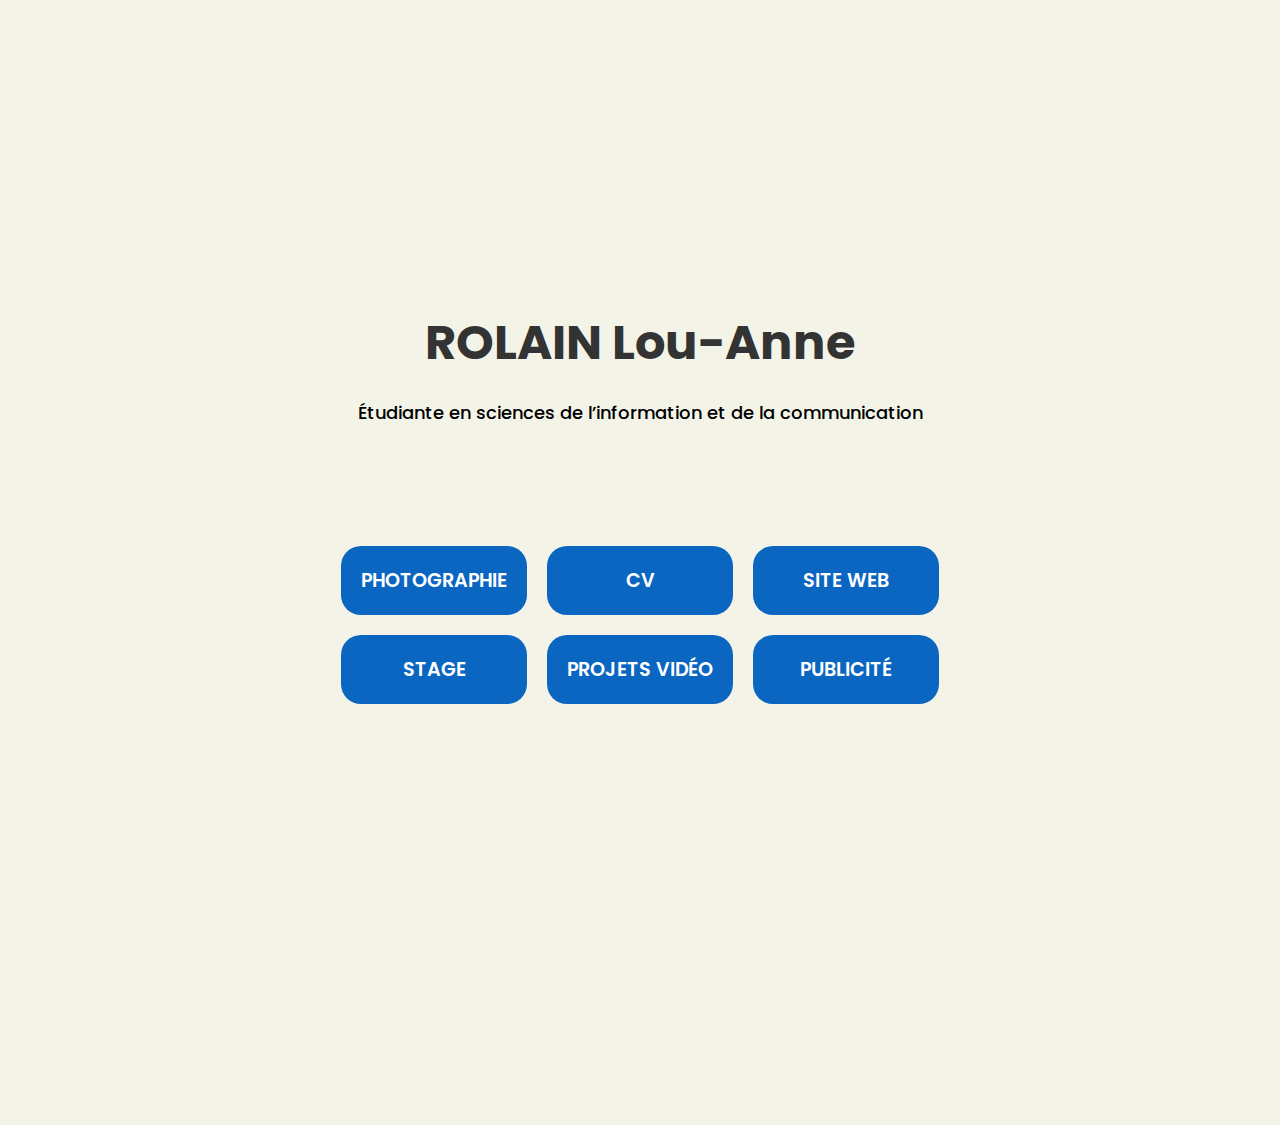
<file: index.html>
<!DOCTYPE html>
<html lang="fr">
<head>
    <meta charset="UTF-8">
    <meta name="viewport" content="width=device-width, initial-scale=1.0">
    <title>Compétences - Lou-Anne ROLAIN</title>
    <link rel="stylesheet" href="Stylep.css">
    <link href="https://fonts.googleapis.com/css2?family=Poppins:wght@300;400;700&display=swap" rel="stylesheet">
</head>
<body>
    <div class="container">
        <!-- Contenu principal -->
        <div class="content">
            <h1>ROLAIN Lou-Anne</h1>
            <p class="subtitle">Étudiante en sciences de l’information et de la communication</p>
        </div>

        <!-- Carrés verts des compétences -->
        <div class="skills-grid">
            <div class="skill"><a href="photographie.html">PHOTOGRAPHIE</a></div>
            <div class="skill"><a href="cv.html">CV</a></div>
            <div class="skill"><a href="siteweb.html">SITE WEB</a></div>
            <div class="skill"><a href="stage.html">STAGE</a></div>
            <div class="skill"><a href="projetsvideos.html">PROJETS VIDÉO</a></div>
            <div class="skill"><a href="publicite2.html">PUBLICITÉ</a></div>
        </div>
    </div>
</body>
</html>
</file>
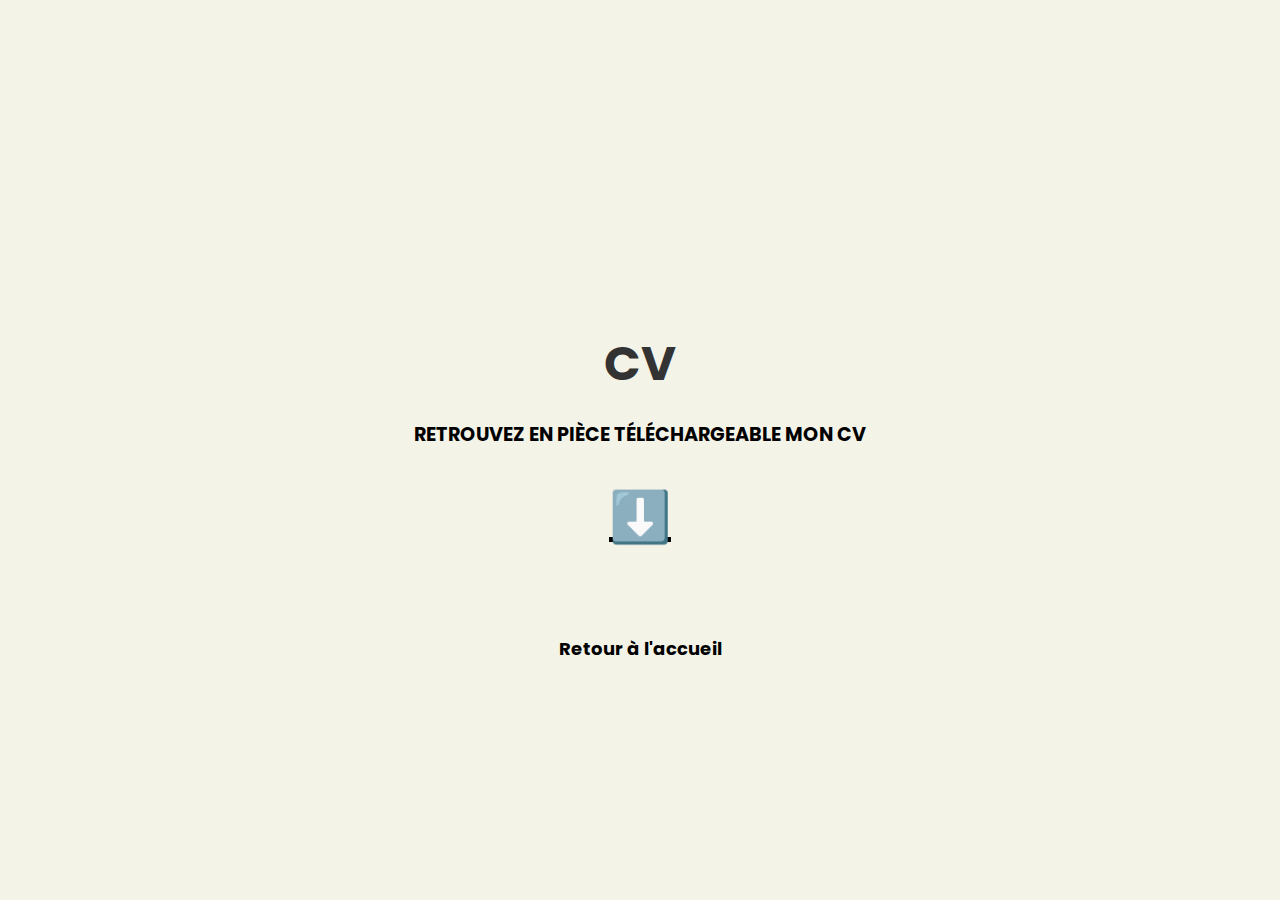
<file: cv.html>
<!DOCTYPE html>
<html lang="fr">
<head>
    <meta charset="UTF-8">
    <meta name="viewport" content="width=device-width, initial-scale=1.0">
    <title>Stage - Lou-Anne ROLAIN</title>
    <link href="https://fonts.googleapis.com/css2?family=Poppins:wght@300;400;700&display=swap" rel="stylesheet">
    <link rel="stylesheet" href="Stylep.css"> 
</head>
<body>
    <h1>CV</h1>
    <p>RETROUVEZ EN PIÈCE TÉLÉCHARGEABLE MON CV</p>
    
    <a href="ROLAIN Lou-Anne .pdf" download>
        <div class="download-icon">⬇️</div>
    </a>
    <nav class="navigation">
        <a href="index.html">Retour à l'accueil</a>
    </nav>
</body>
</html>
</file>
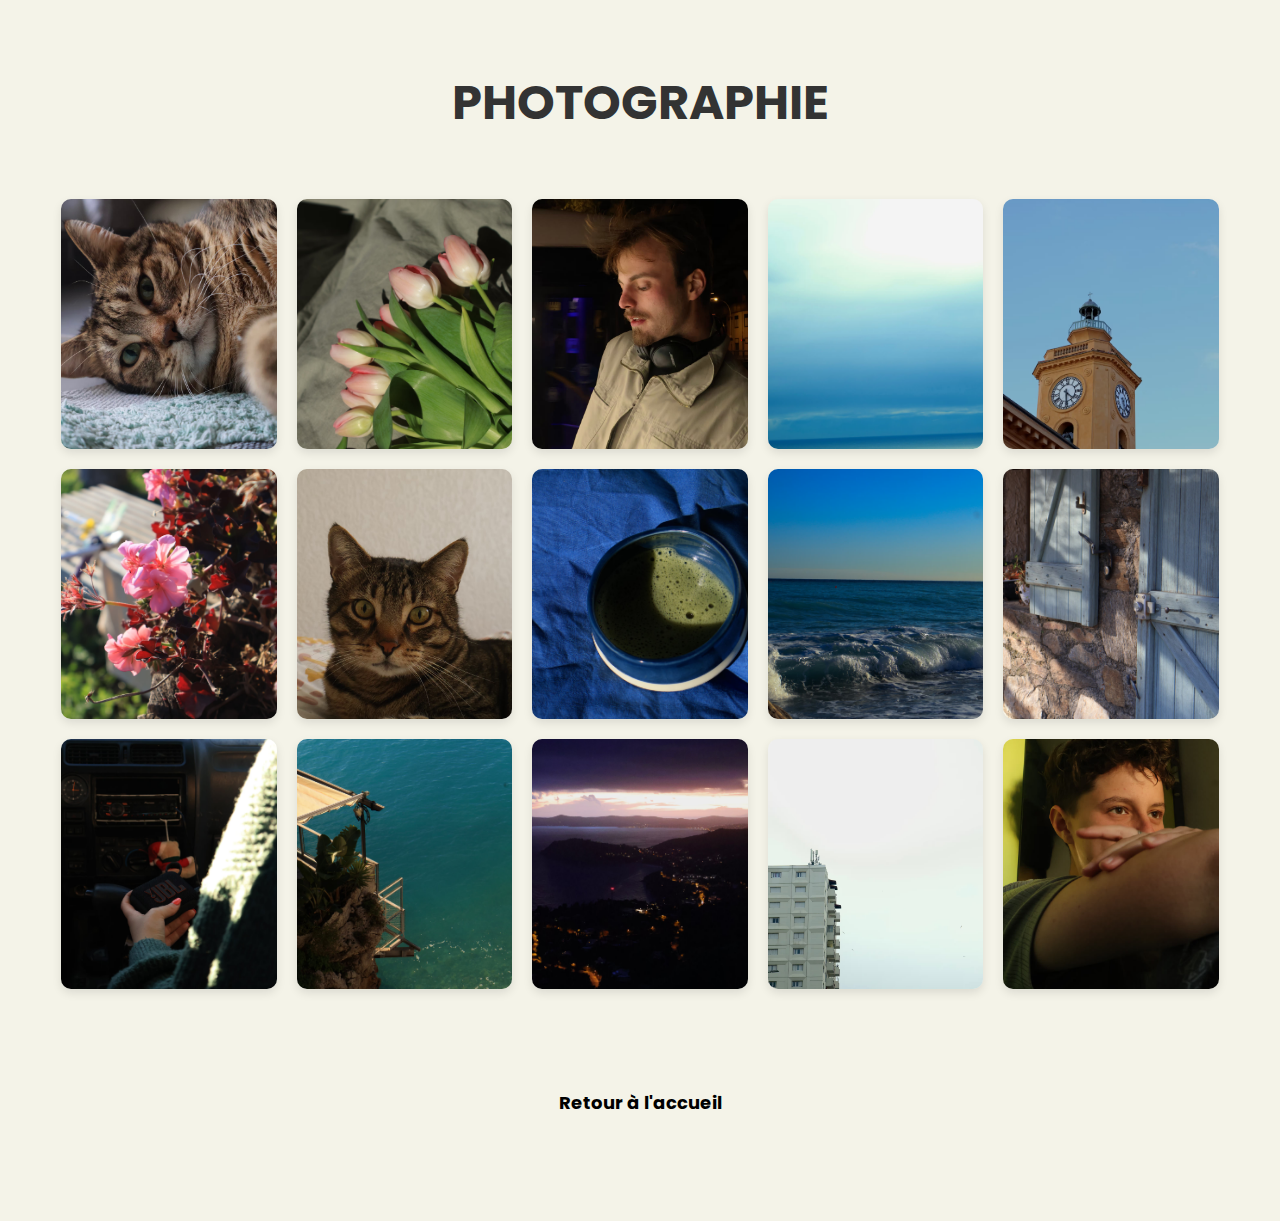
<file: photographie.html>
<!DOCTYPE html>
<html lang="fr">
<head>
    <meta charset="UTF-8">
    <meta name="viewport" content="width=device-width, initial-scale=1.0">
    <title>Photographie - Lou-Anne ROLAIN</title>
    <link rel="stylesheet" href="Stylep.css">
    <link href="https://fonts.googleapis.com/css2?family=Poppins:wght@300;400;700&display=swap" rel="stylesheet">
</head>
<body>
    <h1>PHOTOGRAPHIE</h1>
    <div class="container">
        <h1>PHOTOGRAPHIE</h1>
        <div class="section">
            <div class="image-gallery">
                <img src="photos2/bouba.avif" alt="Chat">
                <img src="photos2/tulipes.avif" alt="tulipes">
                <img src="photos2/matthias.avif" alt="Portrait">
                <img src="photos2/mer.avif" alt="Ciel bleu">
                <img src="photos2/horloge.avif" alt="horloge">
                <img src="photos2/feursmole.avif" alt="fleurs roses">
                <img src="photos2/youyou.avif" alt="Chat">
                <img src="photos2/matcha.avif" alt="thé matcha dans un bol bleu">
                <img src="photos2/rouleau.avif" alt="rouleau de vagues">
                <img src="photos2/volet.avif" alt="volet bleu">
                <img src="photos2/jbl.avif" alt="enceinte jbl">
                <img src="photos2/merbelu.avif" alt="mer bleue">
                <img src="photos2/cava.avif" alt="côte de nuit">
                <img src="photos2/build.avif" alt="immeuble blanc">
                <img src="photos2/lu2.avif" alt="homme regardant au loin">
            </div>
        </div>

        <nav class="navigation">
            <a href="index.html">Retour à l'accueil</a>
        </nav>
    </div>
</body>
</html>
</file>
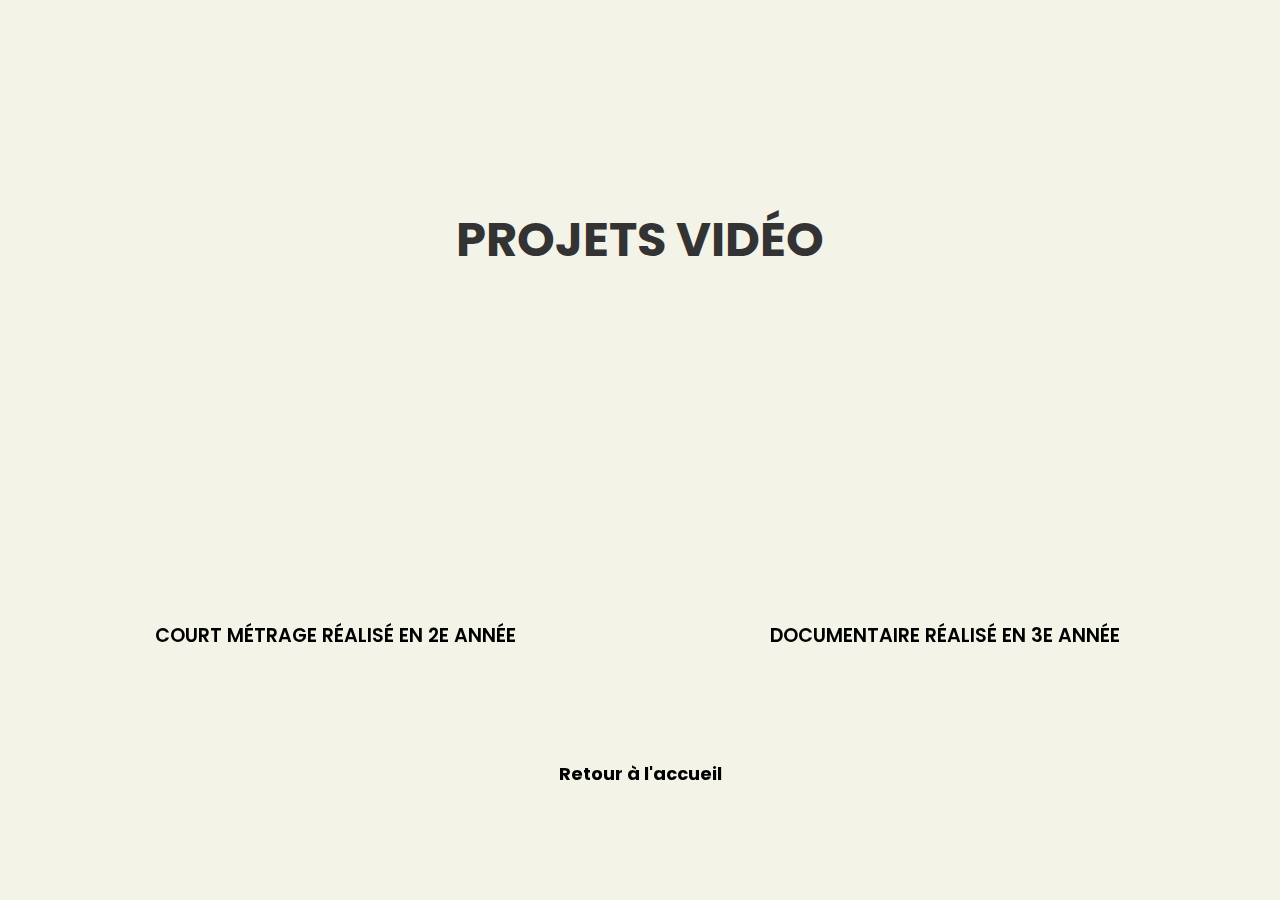
<file: projetsvideos.html>
<!DOCTYPE html>
<html lang="fr">
<head>
    <meta charset="UTF-8">
    <meta name="viewport" content="width=device-width, initial-scale=1.0">
    <title>Projets Vidéo - Lou-Anne ROLAIN</title>
    <link href="https://fonts.googleapis.com/css2?family=Poppins:wght@300;400;700&display=swap" rel="stylesheet">
    <link rel="stylesheet" href="Stylep.css">
</head>
<body>

    <h1>PROJETS VIDÉO</h1>

    <div class="video-container">
        <div class="video">
            <iframe width="560" height="315" src="https://www.youtube.com/embed/TjLI0UukORU?si=m2yfCS4OBK9y-H5T" title="YouTube video player" frameborder="0" allow="accelerometer; autoplay; clipboard-write; encrypted-media; gyroscope; picture-in-picture; web-share" referrerpolicy="strict-origin-when-cross-origin" allowfullscreen></iframe>
            <p>COURT MÉTRAGE RÉALISÉ EN 2E ANNÉE</p>
        </div>
        <div class="video">
            <iframe width="560" height="315" src="https://www.youtube.com/embed/lzXnjrR3ru4?si=23a4mQsKcHyv5SIc" title="YouTube video player" frameborder="0" allow="accelerometer; autoplay; clipboard-write; encrypted-media; gyroscope; picture-in-picture; web-share" referrerpolicy="strict-origin-when-cross-origin" allowfullscreen></iframe>
            <p>DOCUMENTAIRE RÉALISÉ EN 3E ANNÉE</p>
        </div>
    </div>
    <nav class="navigation">
        <a href="index.html">Retour à l'accueil</a>
    </nav>
</body>
</html>
</file>
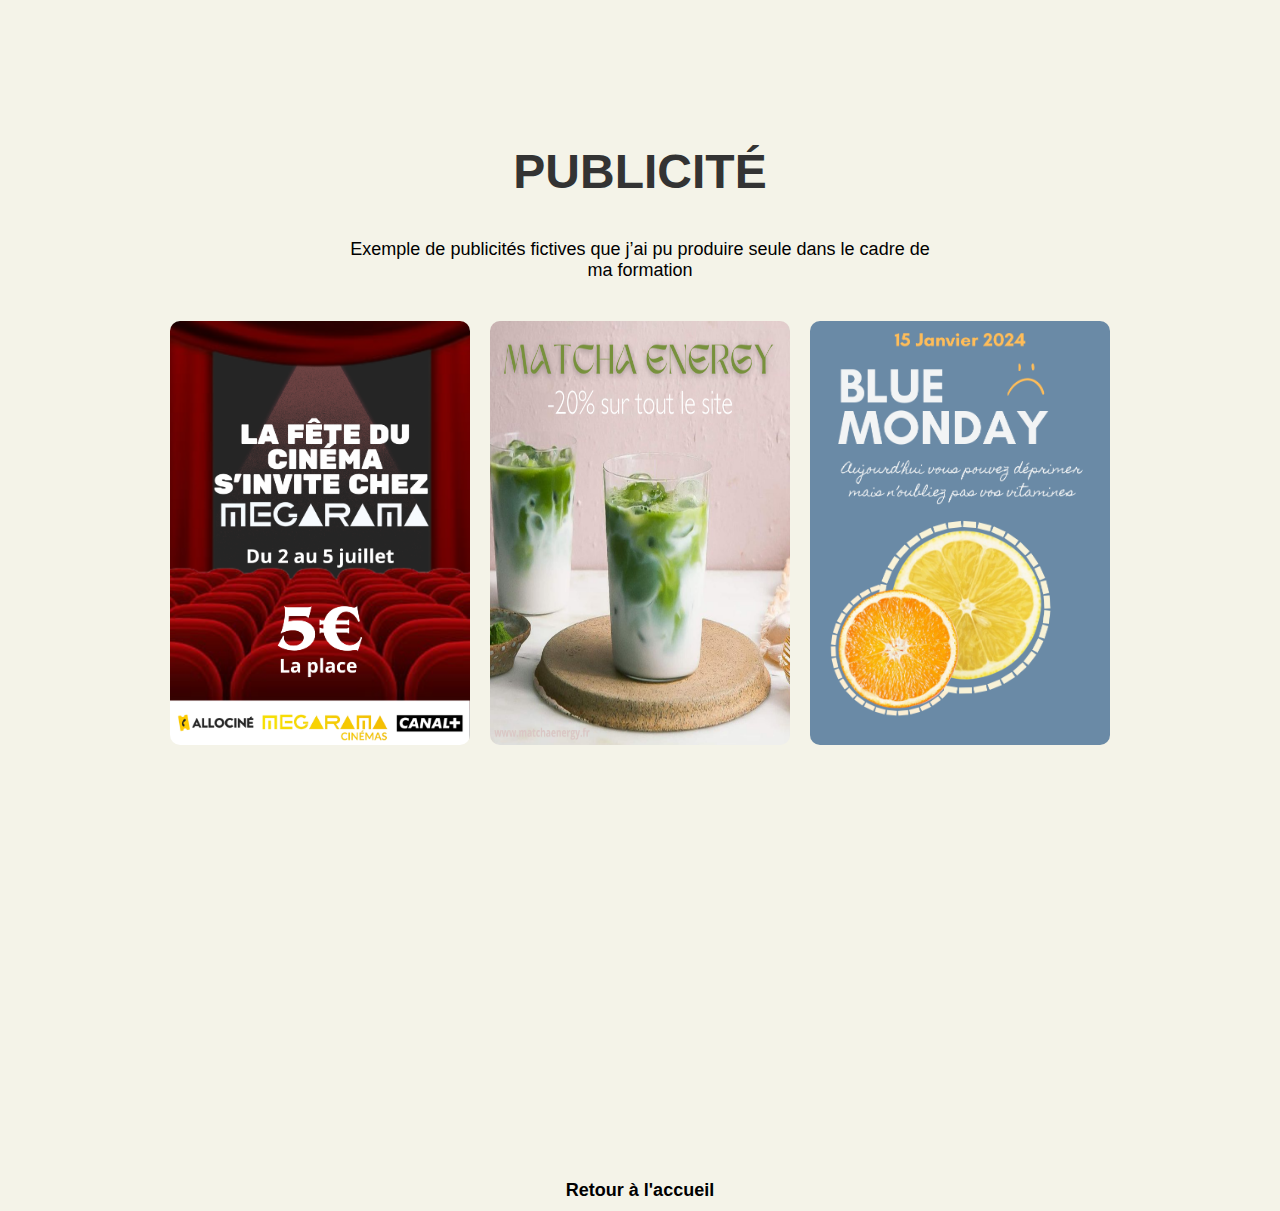
<file: publicite2.html>
<!DOCTYPE html>
<html lang="fr">
<head>
    <meta charset="UTF-8">
    <meta name="viewport" content="width=device-width, initial-scale=1.0">
    <title>Publicité - Portfolio</title>
    <link rel="stylesheet" href="Stylep.css">
</head>
<body>
    

    <div class="container">
        <h1>PUBLICITÉ</h1>
        <p class="subtitle">Exemple de publicités fictives que j’ai pu produire seule dans le cadre de ma formation</p>

        <div class="ads-grid">
            <img src="pub/Ajouter un titre.png" alt="Publicité Mégarama">
            <img src="pub/MATCHA ENERGY.png" alt="Publicité Matcha Energy">
            <img src="pub/blue monday.png" alt="Publicité Blue Monday">
        </div>
    </div>
    <nav class="navigation">
        <a href="index.html">Retour à l'accueil</a>
    </nav>
</body>
</html>
</file>
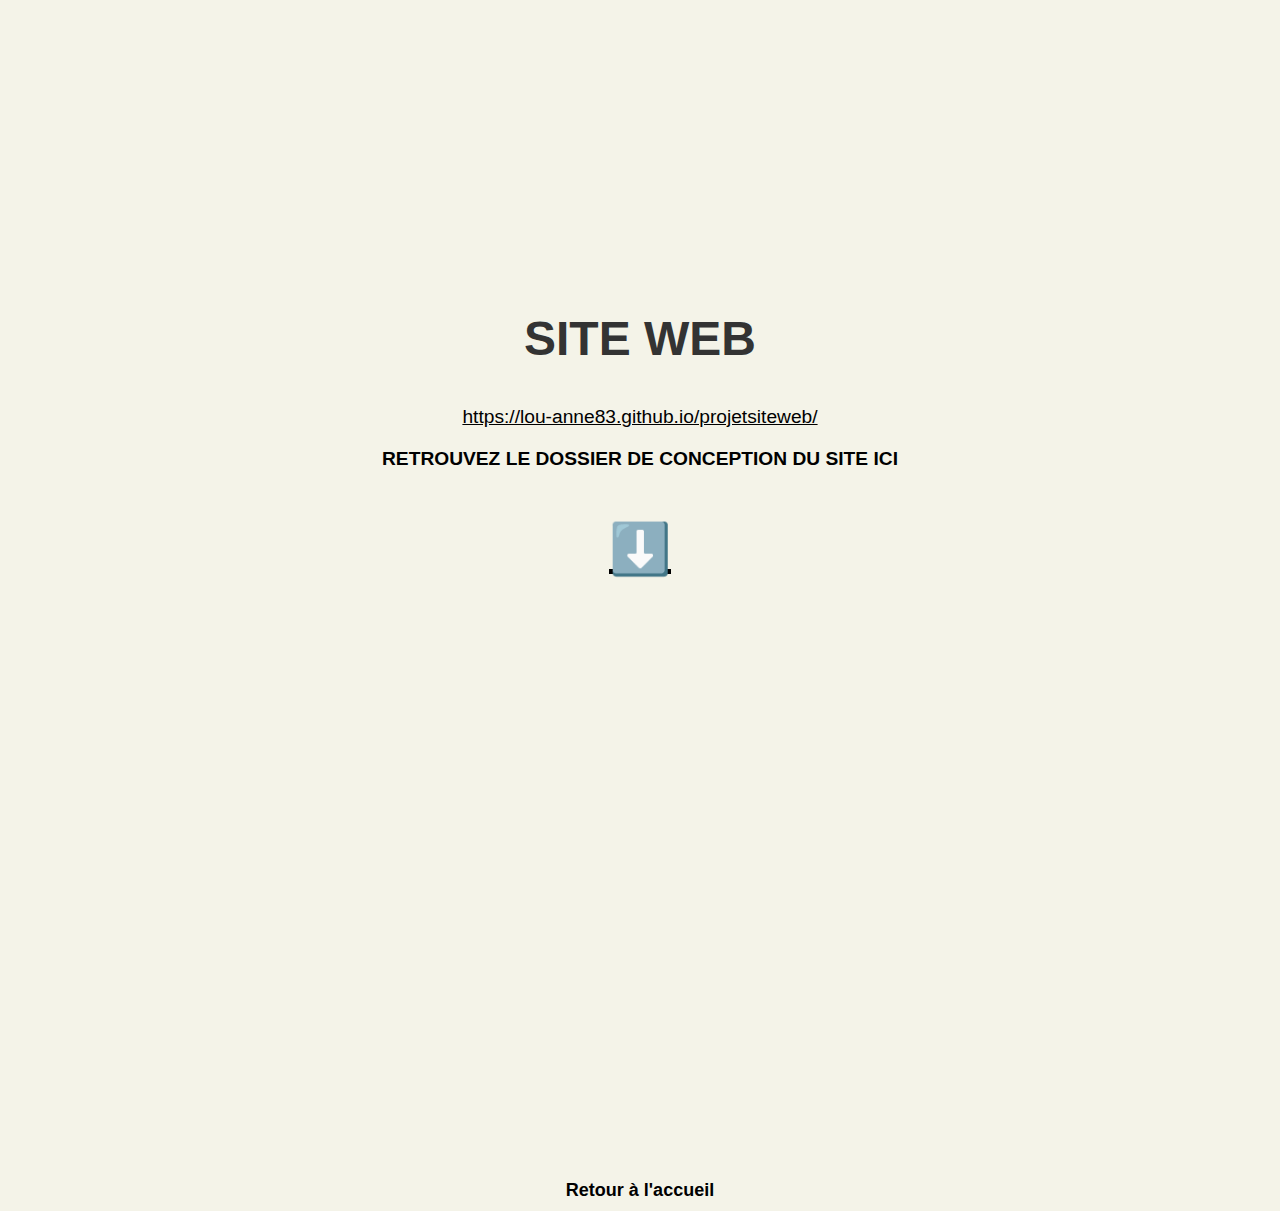
<file: siteweb.html>
<!DOCTYPE html>
<html lang="fr">
<head>
    <meta charset="UTF-8">
    <meta name="viewport" content="width=device-width, initial-scale=1.0">
    <title>Portfolio</title>
    <link rel="stylesheet" href="Stylep.css">
</head>
<body>
    <div class="container">
        <h1>SITE WEB</h1>
        <a href="https://lou-anne83.github.io/projetsiteweb/" target="_blank">
            https://lou-anne83.github.io/projetsiteweb/
        </a>
        <p><strong>RETROUVEZ LE DOSSIER DE CONCEPTION DU SITE ICI</strong></p>
        <a href="https://pdf.ac/1XsiR3">
            <div class="download-icon">⬇️</div>
        </a>
    </div>
    <nav class="navigation">
        <a href="index.html">Retour à l'accueil</a>
    </nav>
</body>
</html>
</file>
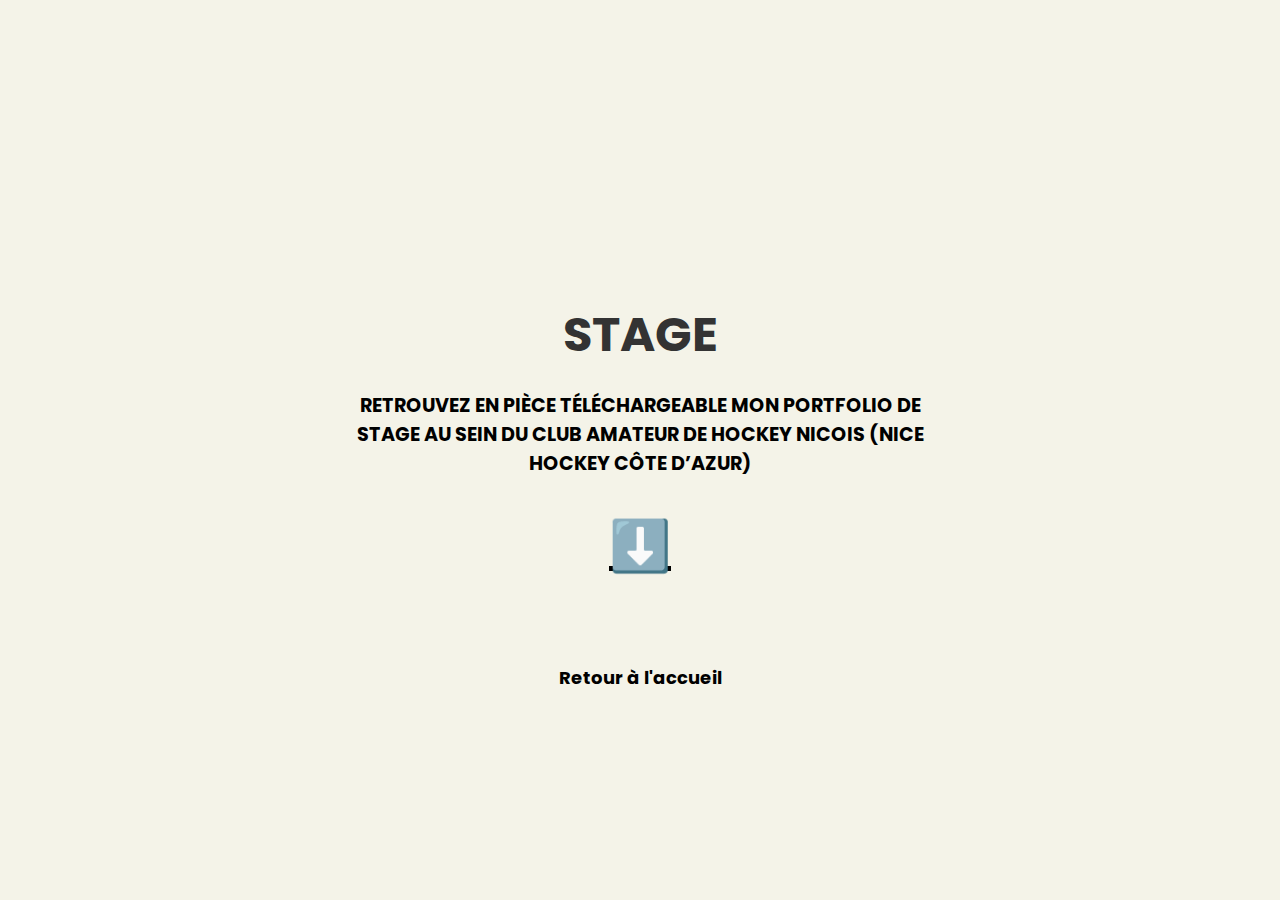
<file: stage.html>
<!DOCTYPE html>
<html lang="fr">
<head>
    <meta charset="UTF-8">
    <meta name="viewport" content="width=device-width, initial-scale=1.0">
    <title>Stage - Lou-Anne ROLAIN</title>
    <link href="https://fonts.googleapis.com/css2?family=Poppins:wght@300;400;700&display=swap" rel="stylesheet">
    <link rel="stylesheet" href="Stylep.css"> 
</head>
<body>
    <h1>STAGE</h1>
    <p>RETROUVEZ EN PIÈCE TÉLÉCHARGEABLE MON PORTFOLIO DE STAGE AU SEIN DU CLUB AMATEUR DE HOCKEY NICOIS (NICE HOCKEY CÔTE D’AZUR)</p>
    
        <a href="https://pdf.ac/26cred">
        <div class="download-icon">⬇️</div>
    </a>
    <nav class="navigation">
        <a href="index.html">Retour à l'accueil</a>
    </nav>
</body>
</html>
</file>
<file: Stylep.css>
* {
    margin: 0;
    padding: 0;
    box-sizing: border-box;
}

body {
    font-family: 'Poppins', sans-serif;
    background-color: #F4F3EB;
    display: flex;
    justify-content: center;
    align-items: center;
    min-height: 100vh;
    text-align: center;
    flex-direction: column;
    display: block; /* Remettre un flux normal */
    min-height: 100vh;
}

.container {
    display: flex;
    flex-direction: column;
    justify-content: center;
    align-items: center;
    min-height: 100vh;
}
.content {
    text-align: center;  /* Centre le contenu */
    padding: 50px 20px;  /* Ajoute un espace autour du titre */
}
h1 {
    position: relative;
    z-index: 10;
    font-size: 3rem;
    margin-top: 50px; /* Augmente l'espace en haut */
}
h1 {
    font-size: 3rem;
    color: #333;
    margin: 50px 0 20px; /* Augmente la marge en haut */
}

.subtitle {
    font-size: 20px;
    font-weight: 500;
    color: #000;
}
.navigation a:hover {
    text-decoration: underline;
}
/* page compétences*/ 

.navigation {
    display: flex;
    gap: 40px;
    margin-top: 40px;
}

.navigation a {
    text-decoration: none;
    font-size: 18px;
    font-weight: 600;
    color: #000;
}

.navigation a:hover {
    text-decoration: underline;
}
.skills-grid {
    display: grid;
    grid-template-columns: repeat(3, 1fr);
    gap: 20px;
    margin-top: 30px;
}

.skill {
    background-color: #0B66C2;
    color: white;
    font-size: 18px;
    font-weight: 600;
    padding: 20px;
    text-align: center;
    border-radius: 20px;
    transition: transform 0.3s ease, box-shadow 0.3s ease;
}
.skill:hover {
    transform: scale(1.1);
    box-shadow: 5px 5px 15px rgba(0, 0, 0, 0.2);
}
.skill a {
    color: white;
    text-decoration: none;
    display: block;
    width: 100%;
    height: 100%;
}
.skills-grid {
    margin-bottom: 40px;
}
.navigation a {
    display: block;
    margin-top: 40px;
    text-decoration: none;
    font-size: 18px;
    font-weight: 600;
    color: #000;
}

/* PARTIE PHOTOGRAPHIE */ 

h1 {
    font-size: 3rem;  /* Augmenter la taille de la police */
    color: #333;
    margin-top: 100px;  
    display: block;
    text-align: center;
}

/* Conteneur principal */
.container {
    width: 100%;
    margin: 30px;
    padding: 40px 20px;
    box-sizing: border-box;
    min-height: 150vh; 
}
/* Grille d'images */
.image-gallery {
    display: grid;
    grid-template-columns: repeat(5, 1fr);  /* 4 colonnes de largeur égale */
    gap: 20px;
    justify-content: center;
    margin-top: 20px;
}
/* Style des images */
.image-gallery img {
    width: 100%;  /* Les images s'adaptent à la largeur de la cellule de la grille */
    height: 250px;  /* Hauteur constante des images */
    object-fit: cover;  /* Les images remplissent leur espace sans déformation */
    border-radius: 10px;
    box-shadow: 0 4px 10px rgba(0, 0, 0, 0.1);
}

/* Lien de navigation */
.navigation a {
    text-decoration: none;
    color: black;
    font-weight: bold;
    padding: 10px 20px;
    border-radius: 5px;
    margin-top: 30px;
}






                                                            /* PARTIE STAGE */
* {
    margin: 0;
    padding: 0;
    box-sizing: border-box;
    font-family: 'Poppins', sans-serif;
}

/* BODY */
body {
    background-color: #eef0e1;
    display: flex;
    justify-content: center;
    align-items: center;
    height: 100vh;
    text-align: center;
    flex-direction: column;
}

/* TITRE */
h1 {
    font-size: 3rem;
    font-weight: 700;
    margin-bottom: 20px;
}

/* TEXTE */
p {
    font-size: 1.2rem;
    font-weight: 600;
    max-width: 600px;
    margin-bottom: 30px;
}

/* ICÔNE DE TÉLÉCHARGEMENT */
.download-icon {
    font-size: 50px;
    cursor: pointer;
    transition: transform 0.3s ease;
}

.download-icon:hover {
    transform: scale(1.1);
}

/* LIEN */
a {
    text-decoration: none;
    color: black;
}

                                                                /* PARTIE PROJETS VIDÉO  */
* {
    margin: 0;
    padding: 0;
    box-sizing: border-box;
    font-family: 'Poppins', sans-serif;
}


body {
    background-color: #eef0e1;
    display: flex;
    justify-content: center;
    align-items: center;
    flex-direction: column;
    height: 100vh;
    text-align: center;
}

/* TITRE */
h1 {
    font-size: 3rem;
    font-weight: 700;
    margin-bottom: 30px;
}

/* CONTAINER VIDÉOS */
.video-container {
    display: flex;
    gap: 50px;
}

/* STYLE DES VIDÉOS */
.video {
    display: flex;
    flex-direction: column;
    align-items: center;
}

.video p {
    font-size: 1.2rem;
    font-weight: 600;
    margin-top: 10px;
}

/* CV*/ 

* {
    margin: 0;
    padding: 0;
    box-sizing: border-box;
    font-family: 'Poppins', sans-serif;
}

/* BODY */
body {
    background-color: #eef0e1;
    display: flex;
    justify-content: center;
    align-items: center;
    height: 100vh;
    text-align: center;
    flex-direction: column;
}

/* TITRE */
h1 {
    font-size: 3rem;
    font-weight: 700;
    margin-bottom: 20px;
}

/* TEXTE */
p {
    font-size: 1.2rem;
    font-weight: 600;
    max-width: 600px;
    margin-bottom: 30px;
}

/* ICÔNE DE TÉLÉCHARGEMENT */
.download-icon {
    font-size: 50px;
    cursor: pointer;
    transition: transform 0.3s ease;
}

.download-icon:hover {
    transform: scale(1.1);
}

/* LIEN */
a {
    text-decoration: none;
    color: black;
}

/* PARTIE PUBLICITÉ*/ 


.container {
    text-align: center;
    padding: 20px;
}

.subtitle {
    font-size: 18px;
    margin-bottom: 20px;
}

.ads-grid {
    display: flex;
    justify-content: center;
    gap: 20px;
}

.ads-grid img {
    width: 300px;
    height: auto;
    border-radius: 10px;
}

/*Site web*/

body {
    margin: 0;
    padding: 0;
    display: flex;
    justify-content: center;
    align-items: center;
    height: 100vh;
    background-color: #f4f3e8;
    font-family: Arial, sans-serif;
    text-align: center;
}

.container {
    display: flex;
    flex-direction: column;
    align-items: center;
    gap: 20px;
}

h1 {
    font-size: 3rem;
    font-weight: bold;
}

a {
    text-decoration: none;
    color: black;
    font-size: 1.2rem;
    text-decoration: underline;
}

p {
    font-size: 1.2rem;
    font-weight: bold;
    max-width: 600px;
}

.arrow {
    width: 50px;
    height: 50px;
}
</file>
